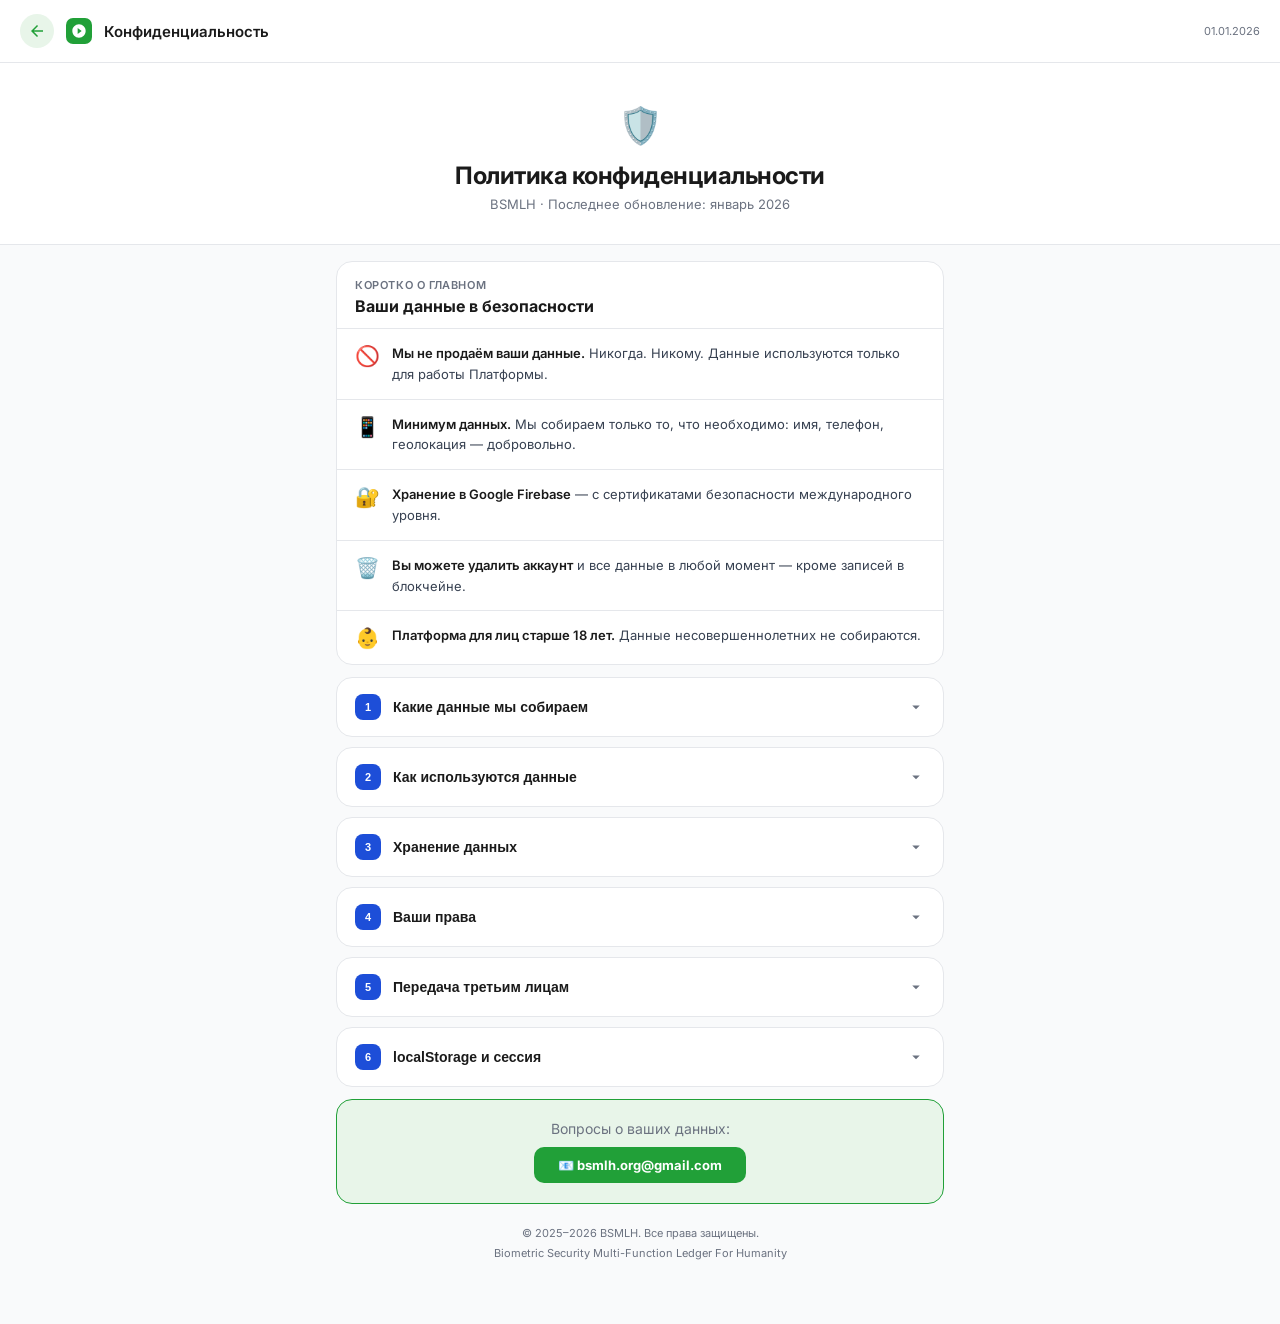
<file: privacy.html>
<!DOCTYPE html>
<html lang="ru">
<head>
<meta charset="UTF-8">
<meta name="viewport" content="width=device-width,initial-scale=1">
<title>Конфиденциальность — BSMLH</title>
<link href="https://fonts.googleapis.com/css2?family=Inter:wght@400;500;600;700&display=swap" rel="stylesheet">
<style>
  :root { --green:#21A038;--green-light:#E8F5E9;--blue:#1d4ed8;--blue-light:#EFF6FF;--text:#1a1a1a;--text2:#6b7280;--border:#e5e7eb;--bg:#f9fafb; }
  *{box-sizing:border-box;margin:0;padding:0;}
  body{font-family:'Inter',-apple-system,sans-serif;background:var(--bg);color:var(--text);min-height:100vh;}
  .header{background:rgba(255,255,255,0.92);backdrop-filter:blur(12px);-webkit-backdrop-filter:blur(12px);border-bottom:1px solid var(--border);padding:14px 20px;position:sticky;top:0;z-index:100;display:flex;align-items:center;gap:12px;}
  .header-back{width:34px;height:34px;border-radius:50%;background:var(--green-light);border:none;cursor:pointer;display:flex;align-items:center;justify-content:center;}
  .header-back svg{width:18px;height:18px;fill:var(--green);}
  .logo-icon{width:26px;height:26px;background:var(--green);border-radius:7px;display:flex;align-items:center;justify-content:center;}
  .logo-icon svg{width:16px;height:16px;fill:white;}
  .header-title{font-size:15px;font-weight:600;}
  .header-date{font-size:11px;color:var(--text2);margin-left:auto;}
  .hero{padding:40px 24px 32px;text-align:center;border-bottom:1px solid var(--border);background:white;}
  .hero-icon{font-size:36px;margin-bottom:14px;}
  .hero h1{font-size:24px;font-weight:700;letter-spacing:-0.5px;margin-bottom:6px;}
  .hero-meta{font-size:13px;color:var(--text2);}
  .content{max-width:640px;margin:0 auto;padding:0 0 40px;}
  .summary{background:white;margin:16px 16px 0;border-radius:16px;border:1px solid var(--border);overflow:hidden;}
  .summary-header{padding:16px 18px 12px;border-bottom:1px solid var(--border);}
  .summary-header p{font-size:11px;color:var(--text2);text-transform:uppercase;letter-spacing:0.6px;font-weight:600;margin-bottom:4px;}
  .summary-header h2{font-size:16px;font-weight:700;}
  .summary-item{display:flex;align-items:flex-start;gap:12px;padding:14px 18px;border-bottom:1px solid var(--border);}
  .summary-item:last-child{border-bottom:none;}
  .summary-emoji{font-size:20px;flex-shrink:0;margin-top:1px;}
  .summary-text{font-size:13px;line-height:1.6;color:#374151;}
  .summary-text b{font-weight:600;color:var(--text);}
  .sections{margin:12px 16px 0;}
  .section{background:white;border-radius:16px;border:1px solid var(--border);margin-bottom:10px;overflow:hidden;}
  .section-toggle{width:100%;background:none;border:none;cursor:pointer;padding:16px 18px;display:flex;align-items:center;justify-content:space-between;text-align:left;}
  .section-toggle-left{display:flex;align-items:center;gap:12px;}
  .section-num{width:26px;height:26px;border-radius:8px;background:var(--blue);color:white;font-size:11px;font-weight:700;display:flex;align-items:center;justify-content:center;flex-shrink:0;}
  .section-title{font-size:14px;font-weight:600;color:var(--text);}
  .section-chevron{width:18px;height:18px;fill:var(--text2);transition:transform 0.2s ease;flex-shrink:0;}
  .section-body{display:none;padding:0 18px 16px;border-top:1px solid var(--border);}
  .section-body.open{display:block;}
  .section-chevron.open{transform:rotate(180deg);}
  .section-body p,.section-body li{font-size:13px;color:#374151;line-height:1.85;}
  .section-body ul{list-style:none;padding:0;margin-top:10px;}
  .section-body li{padding:4px 0 4px 16px;position:relative;}
  .section-body li::before{content:'•';position:absolute;left:0;color:var(--blue);font-weight:700;}
  .section-body p{margin-top:10px;}
  .table{width:100%;border-collapse:collapse;margin-top:12px;}
  .table th{background:var(--blue-light);font-size:12px;font-weight:700;padding:8px 12px;text-align:left;color:var(--blue);border-bottom:1px solid var(--border);}
  .table td{font-size:12px;padding:8px 12px;border-bottom:1px solid var(--border);color:#374151;line-height:1.6;}
  .table tr:last-child td{border-bottom:none;}
  .contact-card{margin:12px 16px 0;background:var(--green-light);border:1.5px solid var(--green);border-radius:16px;padding:20px;text-align:center;}
  .contact-card p{font-size:14px;color:var(--text2);margin-bottom:10px;}
  .contact-card a{display:inline-block;background:var(--green);color:white;text-decoration:none;padding:10px 24px;border-radius:10px;font-size:13px;font-weight:700;}
  .footer{text-align:center;padding:20px;font-size:11px;color:var(--text2);line-height:1.8;}
  b{font-weight:600;}
</style>
</head>
<body>
<div class="header">
  <button class="header-back" onclick="window.history.back()">
    <svg viewBox="0 0 24 24"><path d="M20 11H7.83l5.59-5.59L12 4l-8 8 8 8 1.41-1.41L7.83 13H20v-2z"/></svg>
  </button>
  <div class="logo-icon"><svg viewBox="0 0 24 24"><path d="M12 2C6.48 2 2 6.48 2 12s4.48 10 10 10 10-4.48 10-10S17.52 2 12 2zm-2 14.5v-9l6 4.5-6 4.5z"/></svg></div>
  <span class="header-title">Конфиденциальность</span>
  <span class="header-date">01.01.2026</span>
</div>

<div class="hero">
  <div class="hero-icon">🛡️</div>
  <h1>Политика конфиденциальности</h1>
  <p class="hero-meta">BSMLH · Последнее обновление: январь 2026</p>
</div>

<div class="content">
  <div class="summary">
    <div class="summary-header">
      <p>Коротко о главном</p>
      <h2>Ваши данные в безопасности</h2>
    </div>
    <div class="summary-item">
      <span class="summary-emoji">🚫</span>
      <div class="summary-text"><b>Мы не продаём ваши данные.</b> Никогда. Никому. Данные используются только для работы Платформы.</div>
    </div>
    <div class="summary-item">
      <span class="summary-emoji">📱</span>
      <div class="summary-text"><b>Минимум данных.</b> Мы собираем только то, что необходимо: имя, телефон, геолокация — добровольно.</div>
    </div>
    <div class="summary-item">
      <span class="summary-emoji">🔐</span>
      <div class="summary-text"><b>Хранение в Google Firebase</b> — с сертификатами безопасности международного уровня.</div>
    </div>
    <div class="summary-item">
      <span class="summary-emoji">🗑️</span>
      <div class="summary-text"><b>Вы можете удалить аккаунт</b> и все данные в любой момент — кроме записей в блокчейне.</div>
    </div>
    <div class="summary-item">
      <span class="summary-emoji">👶</span>
      <div class="summary-text"><b>Платформа для лиц старше 18 лет.</b> Данные несовершеннолетних не собираются.</div>
    </div>
  </div>

  <div class="sections">

    <div class="section">
      <button class="section-toggle" onclick="toggle(this)">
        <div class="section-toggle-left"><div class="section-num">1</div><span class="section-title">Какие данные мы собираем</span></div>
        <svg class="section-chevron" viewBox="0 0 24 24"><path d="M7 10l5 5 5-5z"/></svg>
      </button>
      <div class="section-body">
        <table class="table">
          <tr><th>Данные</th><th>Цель</th></tr>
          <tr><td><b>Имя</b></td><td>Идентификация в системе</td></tr>
          <tr><td><b>Телефон</b></td><td>Верификация через SMS</td></tr>
          <tr><td><b>HUID</b></td><td>Уникальный идентификатор</td></tr>
          <tr><td><b>UID Chip</b></td><td>NFC-идентификация (если активирован)</td></tr>
          <tr><td><b>Геолокация</b></td><td>Карта работников — добровольно</td></tr>
          <tr><td><b>Фото</b></td><td>Профиль — добровольно</td></tr>
          <tr><td><b>Активность</b></td><td>Заказы, отзывы, токены</td></tr>
        </table>
      </div>
    </div>

    <div class="section">
      <button class="section-toggle" onclick="toggle(this)">
        <div class="section-toggle-left"><div class="section-num">2</div><span class="section-title">Как используются данные</span></div>
        <svg class="section-chevron" viewBox="0 0 24 24"><path d="M7 10l5 5 5-5z"/></svg>
      </button>
      <div class="section-body">
        <ul>
          <li>Верификация личности и обеспечение работы Платформы</li>
          <li>Формирование цифровой репутации и токен-баланса</li>
          <li>Улучшение качества сервиса</li>
          <li>Предотвращение мошенничества</li>
          <li>Мы <b>не продаём</b> данные рекламодателям или третьим лицам</li>
        </ul>
      </div>
    </div>

    <div class="section">
      <button class="section-toggle" onclick="toggle(this)">
        <div class="section-toggle-left"><div class="section-num">3</div><span class="section-title">Хранение данных</span></div>
        <svg class="section-chevron" viewBox="0 0 24 24"><path d="M7 10l5 5 5-5z"/></svg>
      </button>
      <div class="section-body">
        <p>Данные хранятся в <b>Firebase (Google Cloud)</b> с сертификатами безопасности ISO 27001. После перехода на блокчейн — HUID и токен-баланс хранятся децентрализованно и не могут быть изменены или удалены.</p>
      </div>
    </div>

    <div class="section">
      <button class="section-toggle" onclick="toggle(this)">
        <div class="section-toggle-left"><div class="section-num">4</div><span class="section-title">Ваши права</span></div>
        <svg class="section-chevron" viewBox="0 0 24 24"><path d="M7 10l5 5 5-5z"/></svg>
      </button>
      <div class="section-body">
        <ul>
          <li>Запросить информацию о хранимых данных</li>
          <li>Потребовать исправления неточных данных</li>
          <li>Удалить аккаунт и персональные данные</li>
          <li>Отозвать согласие на обработку</li>
        </ul>
        <p style="margin-top:10px;"><b>Важно:</b> данные в блокчейне (HUID, токены) не могут быть удалены в силу технической природы блокчейна.</p>
      </div>
    </div>

    <div class="section">
      <button class="section-toggle" onclick="toggle(this)">
        <div class="section-toggle-left"><div class="section-num">5</div><span class="section-title">Передача третьим лицам</span></div>
        <svg class="section-chevron" viewBox="0 0 24 24"><path d="M7 10l5 5 5-5z"/></svg>
      </button>
      <div class="section-body">
        <p>Мы передаём данные только в трёх случаях:</p>
        <ul>
          <li>По законному требованию государственных органов</li>
          <li>Firebase/Google — для технического хранения (политика Google)</li>
          <li>В обезличенном виде — для улучшения алгоритмов</li>
        </ul>
      </div>
    </div>

    <div class="section">
      <button class="section-toggle" onclick="toggle(this)">
        <div class="section-toggle-left"><div class="section-num">6</div><span class="section-title">localStorage и сессия</span></div>
        <svg class="section-chevron" viewBox="0 0 24 24"><path d="M7 10l5 5 5-5z"/></svg>
      </button>
      <div class="section-body">
        <p>Платформа использует <b>localStorage</b> браузера для хранения данных сессии на вашем устройстве (HUID, имя). Эти данные не передаются на сторонние серверы.</p>
      </div>
    </div>

  </div>

  <div class="contact-card">
    <p>Вопросы о ваших данных:</p>
    <a href="mailto:bsmlh.org@gmail.com">📧 bsmlh.org@gmail.com</a>
  </div>

  <div class="footer">© 2025–2026 BSMLH. Все права защищены.<br>Biometric Security Multi-Function Ledger For Humanity</div>
</div>

<script>
function toggle(btn) {
  var body = btn.nextElementSibling;
  var chevron = btn.querySelector('.section-chevron');
  body.classList.toggle('open');
  chevron.classList.toggle('open');
}
</script>
</body>
</html>
</file>
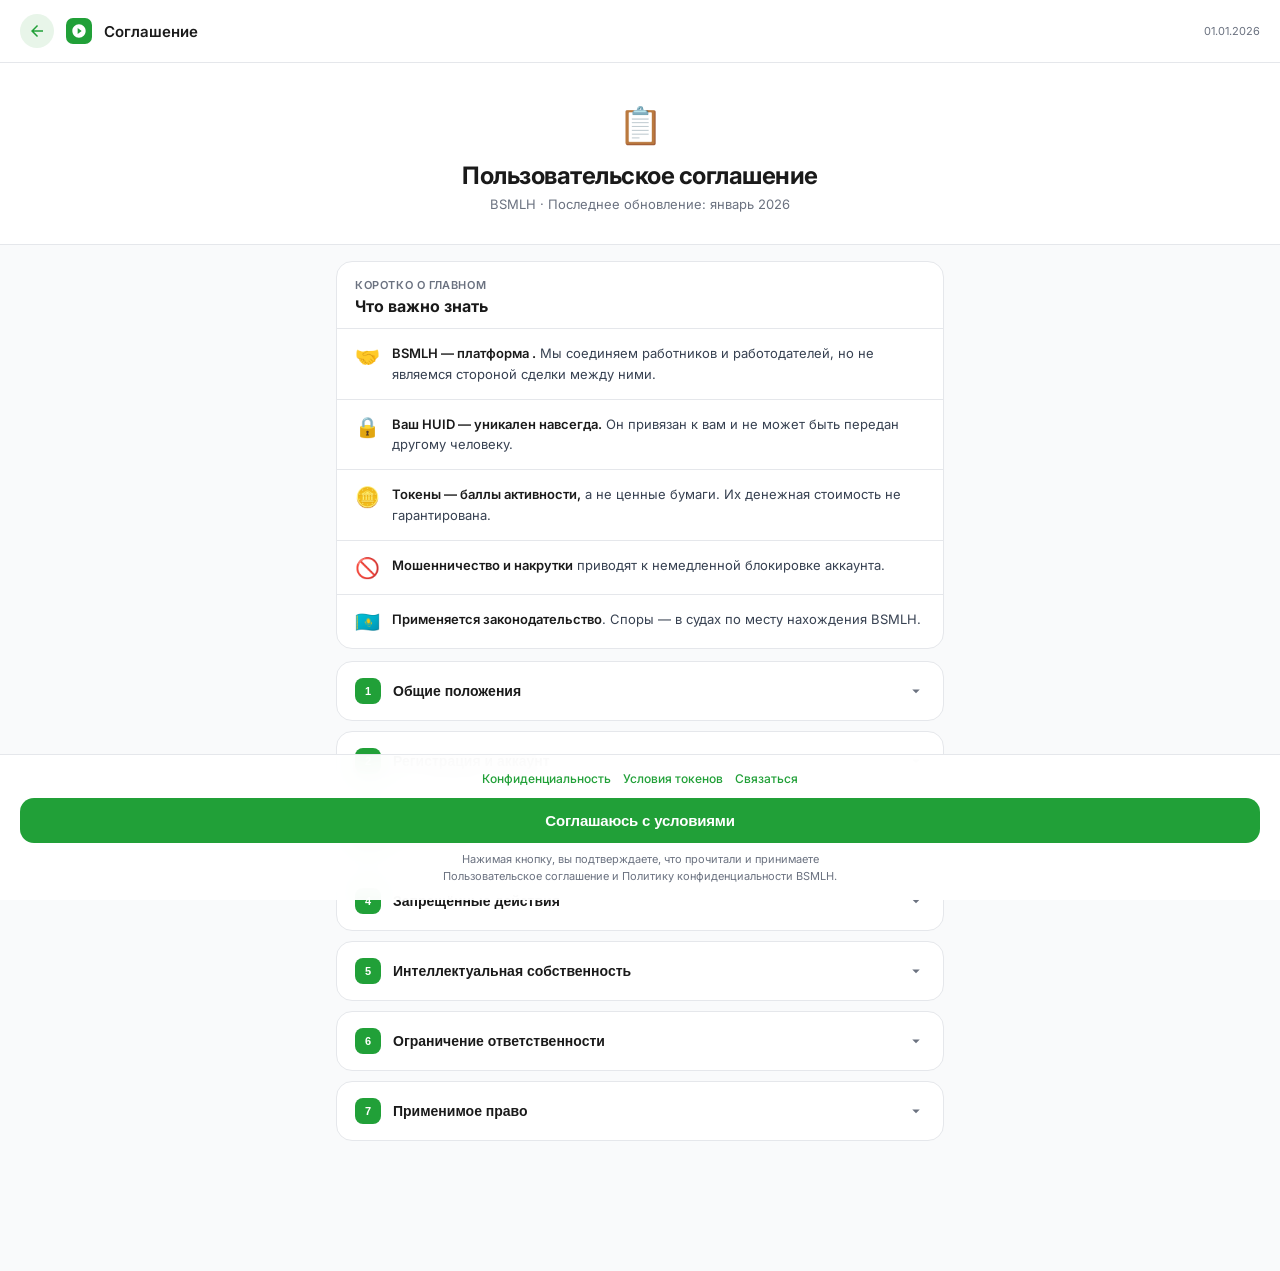
<file: terms.html>
<!DOCTYPE html>
<html lang="ru">
<head>
<meta charset="UTF-8">
<meta name="viewport" content="width=device-width,initial-scale=1">
<title>Пользовательское соглашение — BSMLH</title>
<link href="https://fonts.googleapis.com/css2?family=Inter:wght@400;500;600;700&display=swap" rel="stylesheet">
<style>
  :root {
    --green: #21A038;
    --green-dark: #0d7a2a;
    --green-light: #E8F5E9;
    --text: #1a1a1a;
    --text2: #6b7280;
    --border: #e5e7eb;
    --bg: #f9fafb;
  }
  * { box-sizing: border-box; margin: 0; padding: 0; }
  body { font-family: 'Inter', -apple-system, sans-serif; background: var(--bg); color: var(--text); min-height: 100vh; }

  .header {
    background: rgba(255,255,255,0.92);
    backdrop-filter: blur(12px);
    -webkit-backdrop-filter: blur(12px);
    border-bottom: 1px solid var(--border);
    padding: 14px 20px;
    position: sticky; top: 0; z-index: 100;
    display: flex; align-items: center; gap: 12px;
  }
  .header-back {
    width: 34px; height: 34px; border-radius: 50%;
    background: var(--green-light); border: none; cursor: pointer;
    display: flex; align-items: center; justify-content: center;
  }
  .header-back svg { width: 18px; height: 18px; fill: var(--green); }
  .logo-icon { width: 26px; height: 26px; background: var(--green); border-radius: 7px; display: flex; align-items: center; justify-content: center; }
  .logo-icon svg { width: 16px; height: 16px; fill: white; }
  .header-title { font-size: 15px; font-weight: 600; }
  .header-date { font-size: 11px; color: var(--text2); margin-left: auto; }

  /* Hero — минималистичный, как Apple */
  .hero {
    padding: 40px 24px 32px;
    text-align: center;
    border-bottom: 1px solid var(--border);
    background: white;
  }
  .hero-icon { font-size: 36px; margin-bottom: 14px; }
  .hero h1 { font-size: 24px; font-weight: 700; letter-spacing: -0.5px; margin-bottom: 6px; }
  .hero-meta { font-size: 13px; color: var(--text2); }

  .content { max-width: 640px; margin: 0 auto; padding: 0 0 120px; }

  /* Сводка ключевых моментов —  */
  .summary {
    background: white;
    margin: 16px 16px 0;
    border-radius: 16px;
    border: 1px solid var(--border);
    overflow: hidden;
  }
  .summary-header {
    padding: 16px 18px 12px;
    border-bottom: 1px solid var(--border);
  }
  .summary-header p { font-size: 11px; color: var(--text2); text-transform: uppercase; letter-spacing: 0.6px; font-weight: 600; margin-bottom: 4px; }
  .summary-header h2 { font-size: 16px; font-weight: 700; }
  .summary-item {
    display: flex; align-items: flex-start; gap: 12px;
    padding: 14px 18px;
    border-bottom: 1px solid var(--border);
  }
  .summary-item:last-child { border-bottom: none; }
  .summary-emoji { font-size: 20px; flex-shrink: 0; margin-top: 1px; }
  .summary-text { font-size: 13px; line-height: 1.6; color: #374151; }
  .summary-text b { font-weight: 600; color: var(--text); }

  /* Разделы — аккордеон */
  .sections { margin: 12px 16px 0; }
  .section {
    background: white;
    border-radius: 16px;
    border: 1px solid var(--border);
    margin-bottom: 10px;
    overflow: hidden;
  }
  .section-toggle {
    width: 100%; background: none; border: none; cursor: pointer;
    padding: 16px 18px;
    display: flex; align-items: center; justify-content: space-between;
    text-align: left;
  }
  .section-toggle-left { display: flex; align-items: center; gap: 12px; }
  .section-num {
    width: 26px; height: 26px; border-radius: 8px;
    background: var(--green); color: white;
    font-size: 11px; font-weight: 700;
    display: flex; align-items: center; justify-content: center;
    flex-shrink: 0;
  }
  .section-title { font-size: 14px; font-weight: 600; color: var(--text); }
  .section-chevron {
    width: 18px; height: 18px; fill: var(--text2);
    transition: transform 0.2s ease; flex-shrink: 0;
  }
  .section-body {
    display: none;
    padding: 0 18px 16px;
    border-top: 1px solid var(--border);
  }
  .section-body.open { display: block; }
  .section-chevron.open { transform: rotate(180deg); }
  .section-body p, .section-body li {
    font-size: 13px; color: #374151; line-height: 1.85;
  }
  .section-body ul { list-style: none; padding: 0; margin-top: 10px; }
  .section-body li { padding: 4px 0 4px 16px; position: relative; }
  .section-body li::before { content: '•'; position: absolute; left: 0; color: var(--green); font-weight: 700; }
  .section-body p { margin-top: 10px; }

  /* Фиксированный блок согласия снизу  */
  .agree-bar {
    position: fixed; bottom: 0; left: 0; right: 0;
    background: rgba(255,255,255,0.95);
    backdrop-filter: blur(16px);
    -webkit-backdrop-filter: blur(16px);
    border-top: 1px solid var(--border);
    padding: 16px 20px;
    padding-bottom: max(16px, env(safe-area-inset-bottom));
  }
  .agree-links {
    display: flex; gap: 12px; justify-content: center;
    margin-bottom: 12px; flex-wrap: wrap;
  }
  .agree-links a {
    font-size: 12px; color: var(--green); text-decoration: none; font-weight: 500;
  }
  .agree-btn {
    width: 100%; padding: 14px;
    background: var(--green); color: white;
    border: none; border-radius: 14px;
    font-size: 15px; font-weight: 700; cursor: pointer;
    letter-spacing: -0.2px;
  }
  .agree-note {
    font-size: 11px; color: var(--text2); text-align: center;
    margin-top: 8px; line-height: 1.5;
  }

  b { font-weight: 600; }
</style>
</head>
<body>

<div class="header">
  <button class="header-back" onclick="window.history.back()">
    <svg viewBox="0 0 24 24"><path d="M20 11H7.83l5.59-5.59L12 4l-8 8 8 8 1.41-1.41L7.83 13H20v-2z"/></svg>
  </button>
  <div class="logo-icon">
    <svg viewBox="0 0 24 24"><path d="M12 2C6.48 2 2 6.48 2 12s4.48 10 10 10 10-4.48 10-10S17.52 2 12 2zm-2 14.5v-9l6 4.5-6 4.5z"/></svg>
  </div>
  <span class="header-title">Соглашение</span>
  <span class="header-date">01.01.2026</span>
</div>

<div class="hero">
  <div class="hero-icon">📋</div>
  <h1>Пользовательское соглашение</h1>
  <p class="hero-meta">BSMLH · Последнее обновление: январь 2026</p>
</div>

<div class="content">

  <!-- Сводка — главное -->
  <div class="summary">
    <div class="summary-header">
      <p>Коротко о главном</p>
      <h2>Что важно знать</h2>
    </div>
    <div class="summary-item">
      <span class="summary-emoji">🤝</span>
      <div class="summary-text"><b>BSMLH — платформа .</b> Мы соединяем работников и работодателей, но не являемся стороной сделки между ними.</div>
    </div>
    <div class="summary-item">
      <span class="summary-emoji">🔒</span>
      <div class="summary-text"><b>Ваш HUID — уникален навсегда.</b> Он привязан к вам и не может быть передан другому человеку.</div>
    </div>
    <div class="summary-item">
      <span class="summary-emoji">🪙</span>
      <div class="summary-text"><b>Токены — баллы активности,</b> а не ценные бумаги. Их денежная стоимость не гарантирована.</div>
    </div>
    <div class="summary-item">
      <span class="summary-emoji">🚫</span>
      <div class="summary-text"><b>Мошенничество и накрутки</b> приводят к немедленной блокировке аккаунта.</div>
    </div>
    <div class="summary-item">
      <span class="summary-emoji">🇰🇿</span>
      <div class="summary-text"><b>Применяется законодательство</b>. Споры — в судах по месту нахождения BSMLH.</div>
    </div>
  </div>

  <!-- Разделы — раскрываются по клику -->
  <div class="sections">

    <div class="section">
      <button class="section-toggle" onclick="toggle(this)">
        <div class="section-toggle-left">
          <div class="section-num">1</div>
          <span class="section-title">Общие положения</span>
        </div>
        <svg class="section-chevron" viewBox="0 0 24 24"><path d="M7 10l5 5 5-5z"/></svg>
      </button>
      <div class="section-body">
        <p>Настоящее Соглашение регулирует отношения между <b>BSMLH (Biometric Security Multi-Function Ledger For Humanity)</b> и любым лицом, использующим Платформу. Используя приложение, вы подтверждаете согласие с данными условиями.</p>
      </div>
    </div>

    <div class="section">
      <button class="section-toggle" onclick="toggle(this)">
        <div class="section-toggle-left">
          <div class="section-num">2</div>
          <span class="section-title">Регистрация и аккаунт</span>
        </div>
        <svg class="section-chevron" viewBox="0 0 24 24"><path d="M7 10l5 5 5-5z"/></svg>
      </button>
      <div class="section-body">
        <ul>
          <li>Регистрация требует указания достоверных данных</li>
          <li>Вы несёте ответственность за сохранность доступа к аккаунту</li>
          <li>BSMLH вправе заблокировать аккаунт при нарушении Соглашения</li>
          <li>HUID предоставляется вам в пользование и является собственностью BSMLH</li>
        </ul>
      </div>
    </div>

    <div class="section">
      <button class="section-toggle" onclick="toggle(this)">
        <div class="section-toggle-left">
          <div class="section-num">3</div>
          <span class="section-title">Биржа труда</span>
        </div>
        <svg class="section-chevron" viewBox="0 0 24 24"><path d="M7 10l5 5 5-5z"/></svg>
      </button>
      <div class="section-body">
        <ul>
          <li>BSMLH — информационная платформа, не является стороной сделок между пользователями</li>
          <li>Все вопросы оплаты, качества и сроков пользователи решают самостоятельно</li>
          <li>BSMLH вправе удалять заказы и отзывы, нарушающие Соглашение</li>
          <li>BSMLH не несёт ответственности за действия других пользователей</li>
        </ul>
      </div>
    </div>

    <div class="section">
      <button class="section-toggle" onclick="toggle(this)">
        <div class="section-toggle-left">
          <div class="section-num">4</div>
          <span class="section-title">Запрещённые действия</span>
        </div>
        <svg class="section-chevron" viewBox="0 0 24 24"><path d="M7 10l5 5 5-5z"/></svg>
      </button>
      <div class="section-body">
        <ul>
          <li>Размещение ложной или вводящей в заблуждение информации</li>
          <li>Мошенничество, спам и иные незаконные действия</li>
          <li>Фиктивные аккаунты и накрутка рейтинга или токенов</li>
          <li>Копирование контента Платформы без разрешения BSMLH</li>
          <li>Попытки взлома или нарушения работы Платформы</li>
        </ul>
      </div>
    </div>

    <div class="section">
      <button class="section-toggle" onclick="toggle(this)">
        <div class="section-toggle-left">
          <div class="section-num">5</div>
          <span class="section-title">Интеллектуальная собственность</span>
        </div>
        <svg class="section-chevron" viewBox="0 0 24 24"><path d="M7 10l5 5 5-5z"/></svg>
      </button>
      <div class="section-body">
        <p>Все права на название BSMLH, логотип, дизайн, код и концепцию принадлежат BSMLH. Копирование без письменного разрешения влечёт юридическую ответственность. Размещая контент на Платформе, вы предоставляете BSMLH лицензию на его использование в целях работы сервиса.</p>
      </div>
    </div>

    <div class="section">
      <button class="section-toggle" onclick="toggle(this)">
        <div class="section-toggle-left">
          <div class="section-num">6</div>
          <span class="section-title">Ограничение ответственности</span>
        </div>
        <svg class="section-chevron" viewBox="0 0 24 24"><path d="M7 10l5 5 5-5z"/></svg>
      </button>
      <div class="section-body">
        <ul>
          <li>Платформа предоставляется «как есть» — без гарантий бесперебойной работы</li>
          <li>BSMLH не несёт ответственности за убытки, упущенную выгоду или потерю данных</li>
          <li>Совокупная ответственность BSMLH не превышает суммы, уплаченной за 30 дней</li>
        </ul>
      </div>
    </div>

    <div class="section">
      <button class="section-toggle" onclick="toggle(this)">
        <div class="section-toggle-left">
          <div class="section-num">7</div>
          <span class="section-title">Применимое право</span>
        </div>
        <svg class="section-chevron" viewBox="0 0 24 24"><path d="M7 10l5 5 5-5z"/></svg>
      </button>
      <div class="section-body">
        <p>Соглашение регулируется законодательством Республики Казахстан. Споры разрешаются в судах по месту нахождения BSMLH. BSMLH вправе изменять условия Соглашения — продолжение использования Платформы означает принятие изменений.</p>
      </div>
    </div>

  </div>
</div>

<!-- Фиксированная кнопка согласия -->
<div class="agree-bar">
  <div class="agree-links">
    <a href="privacy.html">Конфиденциальность</a>
    <a href="token-terms.html">Условия токенов</a>
    <a href="mailto:bsmlh.org@gmail.com">Связаться</a>
  </div>
  <button class="agree-btn" onclick="agreeAndClose()">Соглашаюсь с условиями</button>
  <p class="agree-note">Нажимая кнопку, вы подтверждаете, что прочитали и принимаете<br>Пользовательское соглашение и Политику конфиденциальности BSMLH.</p>
</div>

<script>
function toggle(btn) {
  var body = btn.nextElementSibling;
  var chevron = btn.querySelector('.section-chevron');
  var isOpen = body.classList.contains('open');
  body.classList.toggle('open', !isOpen);
  chevron.classList.toggle('open', !isOpen);
}
function agreeAndClose() {
  try { localStorage.setItem('bsmlh_terms_agreed', '1'); } catch(e) {}
  if (window.history.length > 1) window.history.back();
  else window.close();
}
</script>
</body>
</html>
</file>
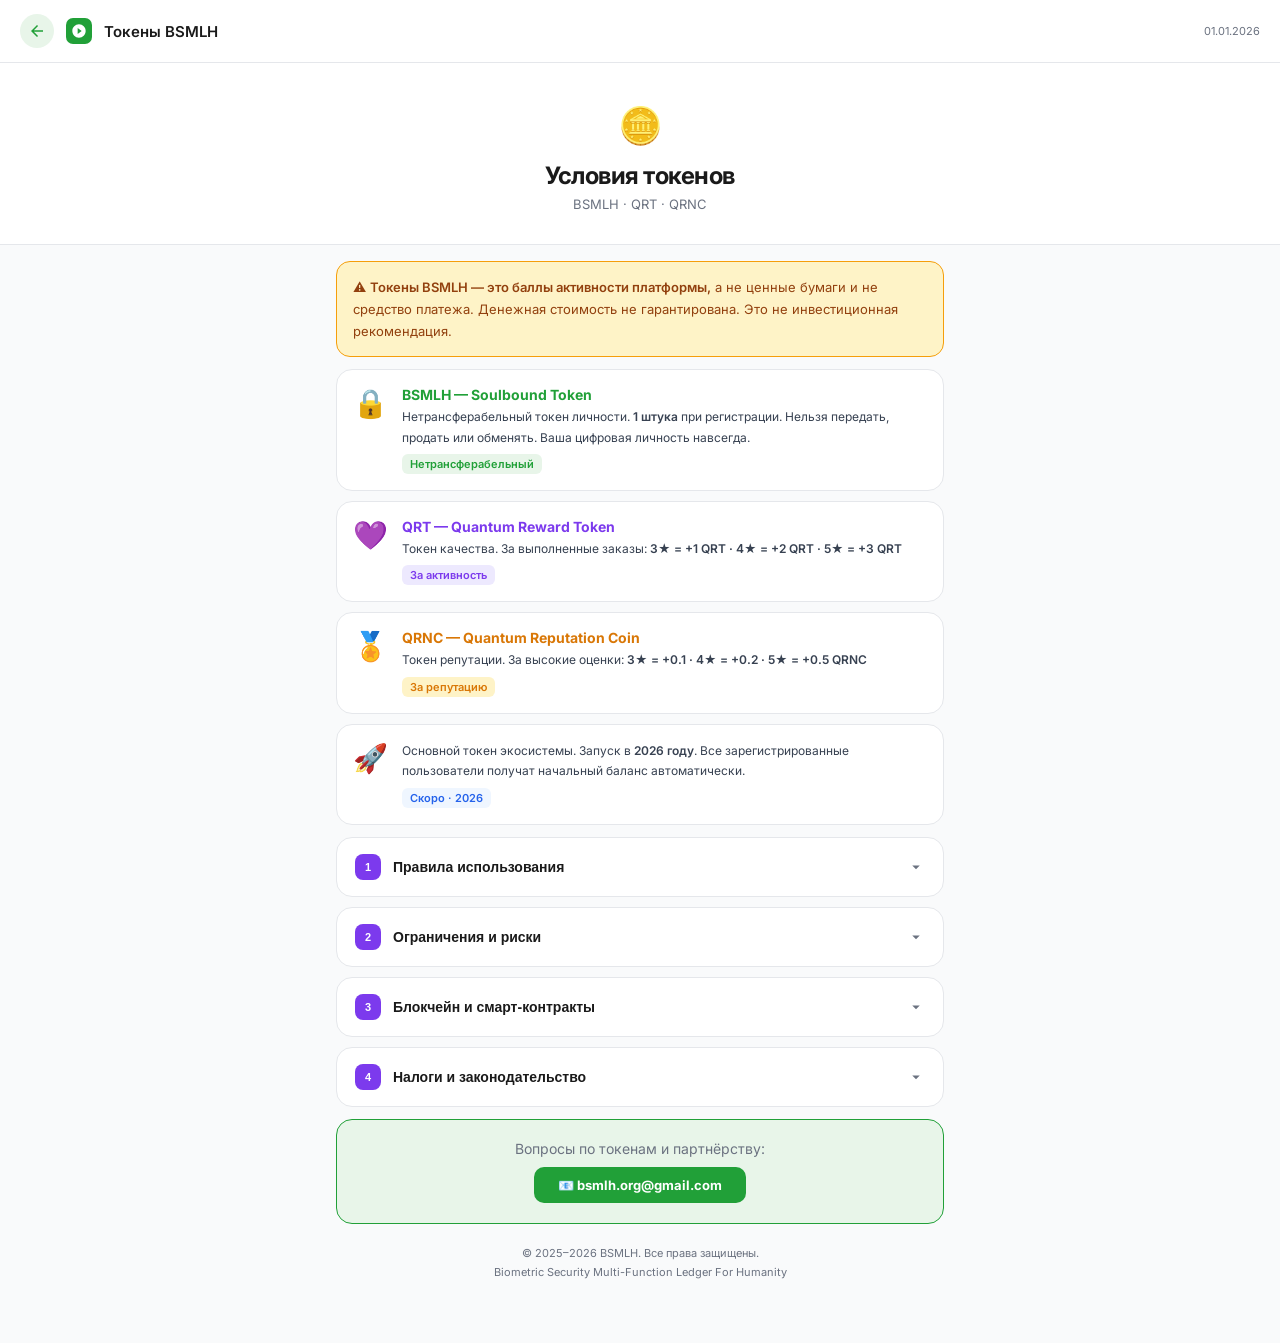
<file: token-terms.html>
<!DOCTYPE html>
<html lang="ru">
<head>
<meta charset="UTF-8">
<meta name="viewport" content="width=device-width,initial-scale=1">
<title>Условия токенов — BSMLH</title>
<link href="https://fonts.googleapis.com/css2?family=Inter:wght@400;500;600;700&display=swap" rel="stylesheet">
<style>
  :root{--green:#21A038;--green-light:#E8F5E9;--purple:#7C3AED;--purple-light:#EDE9FE;--text:#1a1a1a;--text2:#6b7280;--border:#e5e7eb;--bg:#f9fafb;}
  *{box-sizing:border-box;margin:0;padding:0;}
  body{font-family:'Inter',-apple-system,sans-serif;background:var(--bg);color:var(--text);min-height:100vh;}
  .header{background:rgba(255,255,255,0.92);backdrop-filter:blur(12px);-webkit-backdrop-filter:blur(12px);border-bottom:1px solid var(--border);padding:14px 20px;position:sticky;top:0;z-index:100;display:flex;align-items:center;gap:12px;}
  .header-back{width:34px;height:34px;border-radius:50%;background:var(--green-light);border:none;cursor:pointer;display:flex;align-items:center;justify-content:center;}
  .header-back svg{width:18px;height:18px;fill:var(--green);}
  .logo-icon{width:26px;height:26px;background:var(--green);border-radius:7px;display:flex;align-items:center;justify-content:center;}
  .logo-icon svg{width:16px;height:16px;fill:white;}
  .header-title{font-size:15px;font-weight:600;}
  .header-date{font-size:11px;color:var(--text2);margin-left:auto;}
  .hero{padding:40px 24px 32px;text-align:center;border-bottom:1px solid var(--border);background:white;}
  .hero-icon{font-size:36px;margin-bottom:14px;}
  .hero h1{font-size:24px;font-weight:700;letter-spacing:-0.5px;margin-bottom:6px;}
  .hero-meta{font-size:13px;color:var(--text2);}
  .content{max-width:640px;margin:0 auto;padding:0 0 40px;}
  .warning{margin:16px 16px 0;background:#FEF3C7;border:1px solid #F59E0B;border-radius:14px;padding:14px 16px;font-size:13px;color:#92400E;line-height:1.7;}
  .tokens{margin:12px 16px 0;display:grid;gap:10px;}
  .token-card{background:white;border-radius:16px;border:1.5px solid var(--border);padding:16px;display:flex;gap:14px;align-items:flex-start;}
  .token-icon{font-size:28px;flex-shrink:0;}
  .token-name{font-size:14px;font-weight:700;margin-bottom:4px;}
  .token-name.bsmlh{color:var(--green);}
  .token-name.qrt{color:var(--purple);}
  .token-name.qrnc{color:#D97706;}
  .token-name.bst{color:#2563EB;}
  .token-desc{font-size:12px;color:#374151;line-height:1.7;}
  .token-badge{display:inline-block;margin-top:6px;padding:3px 8px;border-radius:6px;font-size:11px;font-weight:600;}
  .badge-green{background:var(--green-light);color:var(--green);}
  .badge-purple{background:var(--purple-light);color:var(--purple);}
  .badge-amber{background:#FEF3C7;color:#D97706;}
  .badge-blue{background:#EFF6FF;color:#2563EB;}
  .sections{margin:12px 16px 0;}
  .section{background:white;border-radius:16px;border:1px solid var(--border);margin-bottom:10px;overflow:hidden;}
  .section-toggle{width:100%;background:none;border:none;cursor:pointer;padding:16px 18px;display:flex;align-items:center;justify-content:space-between;text-align:left;}
  .section-toggle-left{display:flex;align-items:center;gap:12px;}
  .section-num{width:26px;height:26px;border-radius:8px;background:var(--purple);color:white;font-size:11px;font-weight:700;display:flex;align-items:center;justify-content:center;flex-shrink:0;}
  .section-title{font-size:14px;font-weight:600;color:var(--text);}
  .section-chevron{width:18px;height:18px;fill:var(--text2);transition:transform 0.2s ease;flex-shrink:0;}
  .section-body{display:none;padding:0 18px 16px;border-top:1px solid var(--border);}
  .section-body.open{display:block;}
  .section-chevron.open{transform:rotate(180deg);}
  .section-body p,.section-body li{font-size:13px;color:#374151;line-height:1.85;}
  .section-body ul{list-style:none;padding:0;margin-top:10px;}
  .section-body li{padding:4px 0 4px 16px;position:relative;}
  .section-body li::before{content:'•';position:absolute;left:0;color:var(--purple);font-weight:700;}
  .section-body p{margin-top:10px;}
  .contact-card{margin:12px 16px 0;background:var(--green-light);border:1.5px solid var(--green);border-radius:16px;padding:20px;text-align:center;}
  .contact-card p{font-size:14px;color:var(--text2);margin-bottom:10px;}
  .contact-card a{display:inline-block;background:var(--green);color:white;text-decoration:none;padding:10px 24px;border-radius:10px;font-size:13px;font-weight:700;}
  .footer{text-align:center;padding:20px;font-size:11px;color:var(--text2);line-height:1.8;}
  b{font-weight:600;}
</style>
</head>
<body>
<div class="header">
  <button class="header-back" onclick="window.history.back()">
    <svg viewBox="0 0 24 24"><path d="M20 11H7.83l5.59-5.59L12 4l-8 8 8 8 1.41-1.41L7.83 13H20v-2z"/></svg>
  </button>
  <div class="logo-icon"><svg viewBox="0 0 24 24"><path d="M12 2C6.48 2 2 6.48 2 12s4.48 10 10 10 10-4.48 10-10S17.52 2 12 2zm-2 14.5v-9l6 4.5-6 4.5z"/></svg></div>
  <span class="header-title">Токены BSMLH</span>
  <span class="header-date">01.01.2026</span>
</div>

<div class="hero">
  <div class="hero-icon">🪙</div>
  <h1>Условия токенов</h1>
  <p class="hero-meta">BSMLH · QRT · QRNC   </p>
</div>

<div class="content">

  <div class="warning">
    ⚠️ <b>Токены BSMLH — это баллы активности платформы,</b> а не ценные бумаги и не средство платежа. Денежная стоимость не гарантирована. Это не инвестиционная рекомендация.
  </div>

  <!-- Карточки токенов — понятно и визуально -->
  <div class="tokens">
    <div class="token-card">
      <div class="token-icon">🔒</div>
      <div>
        <div class="token-name bsmlh">BSMLH — Soulbound Token</div>
        <div class="token-desc">Нетрансферабельный токен личности. <b>1 штука</b> при регистрации. Нельзя передать, продать или обменять. Ваша цифровая личность навсегда.</div>
        <span class="token-badge badge-green">Нетрансферабельный</span>
      </div>
    </div>
    <div class="token-card">
      <div class="token-icon">💜</div>
      <div>
        <div class="token-name qrt">QRT — Quantum Reward Token</div>
        <div class="token-desc">Токен качества. За выполненные заказы: <b>3★ = +1 QRT · 4★ = +2 QRT · 5★ = +3 QRT</b></div>
        <span class="token-badge badge-purple">За активность</span>
      </div>
    </div>
    <div class="token-card">
      <div class="token-icon">🏅</div>
      <div>
        <div class="token-name qrnc">QRNC — Quantum Reputation Coin</div>
        <div class="token-desc">Токен репутации. За высокие оценки: <b>3★ = +0.1 · 4★ = +0.2 · 5★ = +0.5 QRNC</b></div>
        <span class="token-badge badge-amber">За репутацию</span>
      </div>
    </div>
    <div class="token-card">
      <div class="token-icon">🚀</div>
      <div>
        <div class="token-desc">Основной токен экосистемы. Запуск в <b>2026 году</b>. Все зарегистрированные пользователи получат начальный баланс автоматически.</div>
        <span class="token-badge badge-blue">Скоро · 2026</span>
      </div>
    </div>
  </div>

  <div class="sections">

    <div class="section">
      <button class="section-toggle" onclick="toggle(this)">
        <div class="section-toggle-left"><div class="section-num">1</div><span class="section-title">Правила использования</span></div>
        <svg class="section-chevron" viewBox="0 0 24 24"><path d="M7 10l5 5 5-5z"/></svg>
      </button>
      <div class="section-body">
        <ul>
          <li>Токены начисляются только за реальную активность</li>
          <li>Накрутка токенов запрещена и влечёт блокировку аккаунта</li>
          <li>BSMLH вправе аннулировать токены, полученные нечестным путём</li>
          <li>BSMLH вправе изменить правила начисления с уведомлением пользователей</li>
        </ul>
      </div>
    </div>

    <div class="section">
      <button class="section-toggle" onclick="toggle(this)">
        <div class="section-toggle-left"><div class="section-num">2</div><span class="section-title">Ограничения и риски</span></div>
        <svg class="section-chevron" viewBox="0 0 24 24"><path d="M7 10l5 5 5-5z"/></svg>
      </button>
      <div class="section-body">
        <ul>
          <li>BSMLH <b>не гарантирует</b> денежную стоимость токенов</li>
          <li>Стоимость определяется рынком и может быть равна нулю</li>
          <li>Токены не застрахованы и не защищены государством</li>
          <li>BSMLH не несёт ответственности за инвестиционные решения пользователей</li>
        </ul>
      </div>
    </div>

    <div class="section">
      <button class="section-toggle" onclick="toggle(this)">
        <div class="section-toggle-left"><div class="section-num">3</div><span class="section-title">Блокчейн и смарт-контракты</span></div>
        <svg class="section-chevron" viewBox="0 0 24 24"><path d="M7 10l5 5 5-5z"/></svg>
      </button>
      <div class="section-body">
        <p>После запуска блокчейн-версии токены управляются смарт-контрактами. BSMLH не несёт ответственности за необратимость транзакций, потерю доступа к кошельку или технические сбои сети.</p>
      </div>
    </div>

    <div class="section">
      <button class="section-toggle" onclick="toggle(this)">
        <div class="section-toggle-left"><div class="section-num">4</div><span class="section-title">Налоги и законодательство</span></div>
        <svg class="section-chevron" viewBox="0 0 24 24"><path d="M7 10l5 5 5-5z"/></svg>
      </button>
      <div class="section-body">
        <p>Пользователь самостоятельно несёт ответственность за соблюдение налогового законодательства своей страны. BSMLH не является налоговым агентом пользователей.</p>
      </div>
    </div>

  </div>

  <div class="contact-card">
    <p>Вопросы по токенам и партнёрству:</p>
    <a href="mailto:bsmlh.org@gmail.com">📧 bsmlh.org@gmail.com</a>
  </div>

  <div class="footer">© 2025–2026 BSMLH. Все права защищены.<br>Biometric Security Multi-Function Ledger For Humanity</div>
</div>

<script>
function toggle(btn) {
  var body = btn.nextElementSibling;
  var chevron = btn.querySelector('.section-chevron');
  body.classList.toggle('open');
  chevron.classList.toggle('open');
}
</script>
</body>
</html>
</file>
